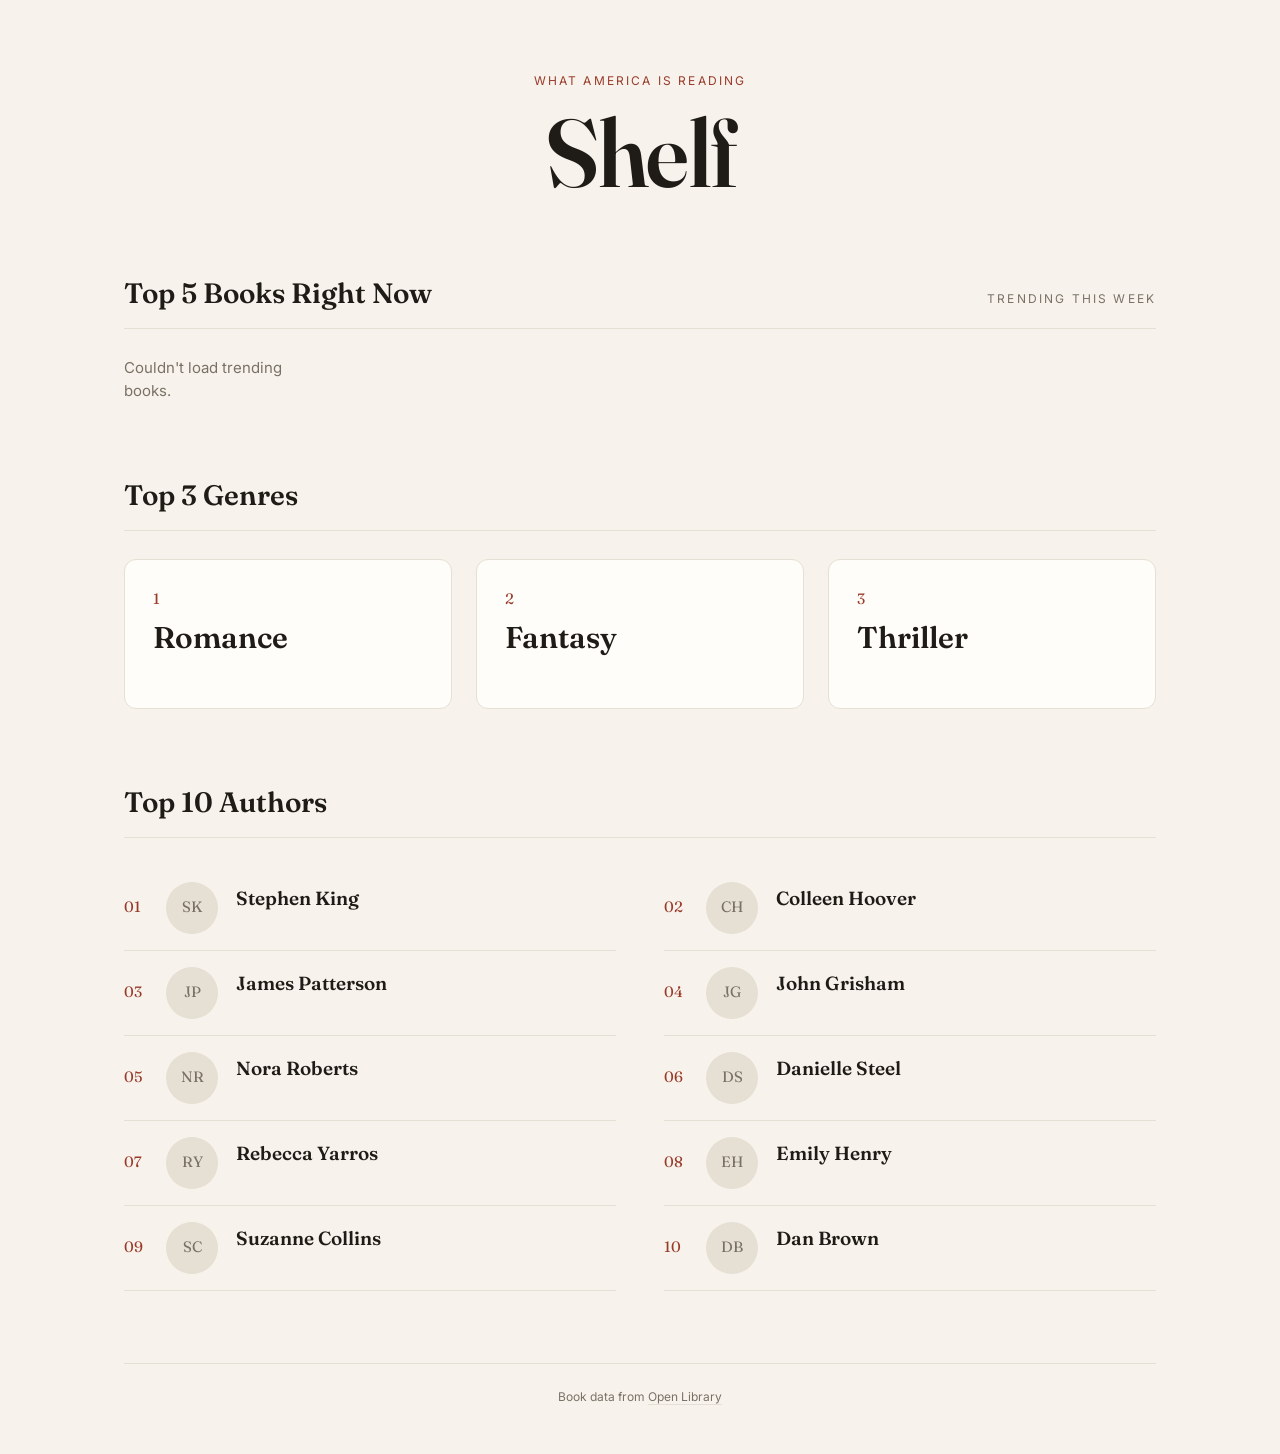
<file: index.html>
<!doctype html>
<html lang="en">
<head>
  <meta charset="utf-8">
  <meta name="viewport" content="width=device-width, initial-scale=1">
  <title>Shelf</title>
  <link rel="preconnect" href="https://fonts.googleapis.com">
  <link rel="preconnect" href="https://fonts.gstatic.com" crossorigin>
  <link href="https://fonts.googleapis.com/css2?family=Fraunces:opsz,wght@9..144,400;9..144,600&family=Inter:wght@400;500;600&display=swap" rel="stylesheet">
  <link rel="stylesheet" href="style.css">
</head>
<body>
  <main class="page">
    <header class="masthead">
      <p class="eyebrow">What America is reading</p>
      <h1>Shelf</h1>
    </header>

    <section>
      <div class="section-head">
        <h2>Top 5 Books Right Now</h2>
        <p class="note">Trending this week</p>
      </div>
      <ol id="books" class="books"></ol>
    </section>

    <section>
      <div class="section-head">
        <h2>Top 3 Genres</h2>
      </div>
      <div id="genres" class="genres"></div>
    </section>

    <section>
      <div class="section-head">
        <h2>Top 10 Authors</h2>
      </div>
      <ol id="authors" class="authors"></ol>
    </section>

    <footer class="credit">Book data from <a href="https://openlibrary.org/developers/api" target="_blank" rel="noopener">Open Library</a></footer>
  </main>

  <script src="app.js"></script>
</body>
</html>
</file>
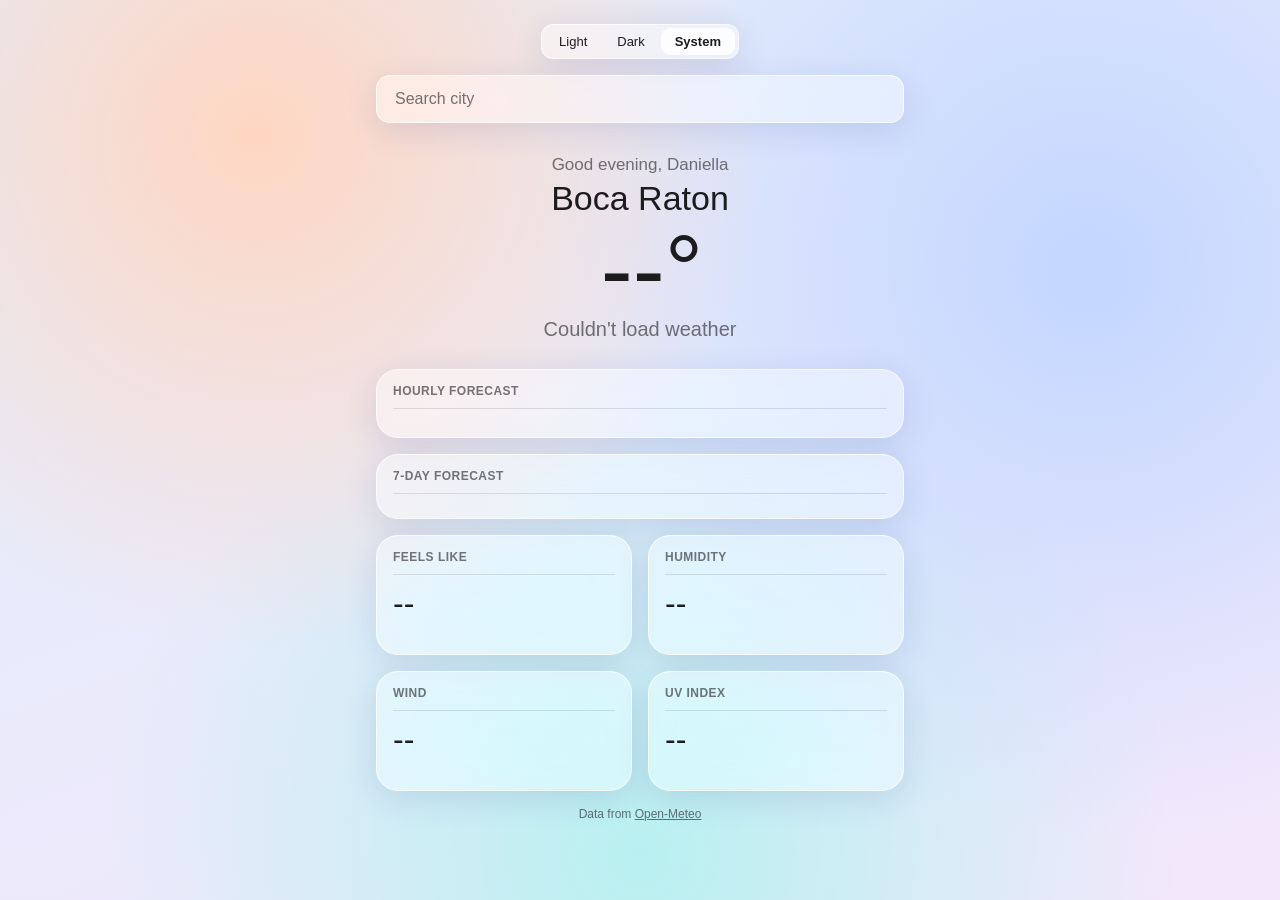
<file: weather/index.html>
<!doctype html>
<html lang="en">
<head>
  <meta charset="utf-8">
  <meta name="viewport" content="width=device-width, initial-scale=1">
  <title>Weather</title>
  <script>
    // Apply saved theme before paint to avoid a flash
    try { const t = localStorage.getItem("theme"); if (t === "light" || t === "dark") document.documentElement.dataset.theme = t; } catch (e) {}
  </script>
  <link rel="stylesheet" href="style.css">
</head>
<body>
  <div class="bg"></div>

  <main class="app">
    <div id="theme" class="glass theme" role="radiogroup" aria-label="Theme">
      <button type="button" data-theme="light" role="radio">Light</button>
      <button type="button" data-theme="dark" role="radio">Dark</button>
      <button type="button" data-theme="system" role="radio">System</button>
    </div>

    <form id="search" class="glass search" autocomplete="off">
      <input id="query" type="text" placeholder="Search city" aria-label="Search city">
      <ul id="results" class="glass results" hidden></ul>
    </form>

    <section class="current">
      <p id="greeting" class="greeting">Hello, Daniella</p>
      <h1 id="place">Boca Raton</h1>
      <div id="temp" class="temp">--°</div>
      <div id="condition" class="condition">Loading…</div>
      <div id="hilo" class="hilo"></div>
    </section>

    <section class="glass card">
      <h2>Hourly Forecast</h2>
      <div id="hourly" class="hourly"></div>
    </section>

    <section class="glass card">
      <h2>7-Day Forecast</h2>
      <div id="daily" class="daily"></div>
    </section>

    <section class="details">
      <div class="glass tile"><h2>Feels Like</h2><div id="feels" class="value">--</div></div>
      <div class="glass tile"><h2>Humidity</h2><div id="humidity" class="value">--</div></div>
      <div class="glass tile"><h2>Wind</h2><div id="wind" class="value">--</div></div>
      <div class="glass tile"><h2>UV Index</h2><div id="uv" class="value">--</div></div>
    </section>

    <p class="credit">Data from <a href="https://open-meteo.com/" target="_blank" rel="noopener">Open-Meteo</a></p>
  </main>

  <script src="app.js"></script>
</body>
</html>
</file>
<file: style.css>
* { box-sizing: border-box; margin: 0; padding: 0; }

:root {
  --bg: #f7f3ec;
  --surface: #fffdf9;
  --text: #1f1b16;
  --muted: #7a7166;
  --line: #e6dfd3;
  --accent: #9a3b2a;
  --shadow: 0 10px 30px rgba(60, 40, 20, 0.12);
}
@media (prefers-color-scheme: dark) {
  :root {
    --bg: #14120f;
    --surface: #1d1a16;
    --text: #f1ebe2;
    --muted: #9c9284;
    --line: #2e2a24;
    --accent: #d98a6c;
    --shadow: 0 10px 30px rgba(0, 0, 0, 0.45);
  }
}

body {
  background: var(--bg);
  color: var(--text);
  font: 15px/1.5 "Inter", system-ui, sans-serif;
  -webkit-font-smoothing: antialiased;
}

a { color: inherit; text-decoration: none; }

.page {
  max-width: 1080px;
  margin: 0 auto;
  padding: 72px 24px 48px;
}

h1, h2, h3 { font-family: "Fraunces", Georgia, serif; font-weight: 600; }

.masthead { text-align: center; margin-bottom: 72px; }
.masthead h1 { font-size: clamp(56px, 10vw, 96px); letter-spacing: -0.02em; line-height: 1; }
.eyebrow, .note {
  text-transform: uppercase;
  letter-spacing: 0.18em;
  font-size: 12px;
  color: var(--muted);
}
.eyebrow { margin-bottom: 14px; color: var(--accent); }

section { margin-bottom: 72px; }

.section-head {
  display: flex;
  justify-content: space-between;
  align-items: baseline;
  border-bottom: 1px solid var(--line);
  padding-bottom: 14px;
  margin-bottom: 28px;
}
.section-head h2 { font-size: 28px; }

.rank {
  font-family: "Fraunces", Georgia, serif;
  color: var(--accent);
  font-size: 15px;
}

/* Books */
.books {
  list-style: none;
  display: grid;
  grid-template-columns: repeat(5, 1fr);
  gap: 24px;
}
.cover {
  aspect-ratio: 2 / 3;
  border-radius: 4px;
  overflow: hidden;
  background: var(--line);
  box-shadow: var(--shadow);
  margin-bottom: 14px;
  transition: transform 0.3s ease;
}
.book a:hover .cover { transform: translateY(-4px); }
.cover img, .mini img { width: 100%; height: 100%; object-fit: cover; display: block; }
.placeholder {
  display: flex;
  align-items: center;
  justify-content: center;
  height: 100%;
  padding: 10px;
  text-align: center;
  font-family: "Fraunces", Georgia, serif;
  font-size: 13px;
  color: var(--muted);
}
.book h3 { font-size: 17px; line-height: 1.25; margin: 4px 0; }
.book p { color: var(--muted); font-size: 13px; }

/* Genres */
.genres {
  display: grid;
  grid-template-columns: repeat(3, 1fr);
  gap: 24px;
}
.genre {
  background: var(--surface);
  border: 1px solid var(--line);
  border-radius: 12px;
  padding: 28px;
}
.genre h3 { font-size: 30px; margin-top: 4px; }
.count { color: var(--muted); font-size: 13px; margin-bottom: 20px; }
.mini { display: grid; grid-template-columns: repeat(3, 1fr); gap: 10px; }
.mini a {
  aspect-ratio: 2 / 3;
  border-radius: 3px;
  overflow: hidden;
  background: var(--line);
}
.mini .placeholder { font-size: 10px; }

/* Authors */
.authors {
  list-style: none;
  display: grid;
  grid-template-columns: repeat(2, 1fr);
  column-gap: 48px;
}
.author {
  display: flex;
  align-items: center;
  gap: 18px;
  padding: 16px 0;
  border-bottom: 1px solid var(--line);
}
.author .rank { width: 24px; }
.photo {
  width: 52px;
  height: 52px;
  flex-shrink: 0;
  border-radius: 50%;
  overflow: hidden;
  background: var(--line);
  display: flex;
  align-items: center;
  justify-content: center;
  font-family: "Fraunces", Georgia, serif;
  color: var(--muted);
}
.photo img { width: 100%; height: 100%; object-fit: cover; }
.author h3 { font-size: 19px; }
.meta { color: var(--muted); font-size: 13px; }

.error { color: var(--muted); }

.credit {
  text-align: center;
  color: var(--muted);
  font-size: 12px;
  padding-top: 24px;
  border-top: 1px solid var(--line);
}
.credit a { border-bottom: 1px solid var(--line); }

@media (max-width: 860px) {
  .books { grid-template-columns: repeat(3, 1fr); }
  .genres { grid-template-columns: 1fr; }
  .authors { grid-template-columns: 1fr; }
}
@media (max-width: 520px) {
  .page { padding: 48px 16px 32px; }
  .books { grid-template-columns: repeat(2, 1fr); gap: 16px; }
}
</file>
<file: weather/style.css>
* { box-sizing: border-box; margin: 0; padding: 0; }

/* Light theme (default) */
:root {
  --text: #1c1c1e;
  --muted: rgba(28, 28, 30, 0.6);
  --glass: rgba(255, 255, 255, 0.45);
  --glass-border: rgba(255, 255, 255, 0.7);
  --divider: rgba(28, 28, 30, 0.12);
  --hover: rgba(255, 255, 255, 0.5);
  --menu: rgba(255, 255, 255, 0.75);
  --track: rgba(28, 28, 30, 0.12);
  --active: rgba(255, 255, 255, 0.85);
  --shadow: 0 8px 32px rgba(31, 38, 135, 0.12);
  --page: #cfe3f7;
  --bg:
    radial-gradient(circle at 20% 15%, #ffd6c2 0%, transparent 40%),
    radial-gradient(circle at 85% 30%, #c3d6ff 0%, transparent 45%),
    radial-gradient(circle at 50% 95%, #b8f0f0 0%, transparent 50%),
    linear-gradient(160deg, #e0eefc, #f3e7fb);
}

/* Dark theme: when chosen, or when "System" and the OS is dark */
:root[data-theme="dark"] {
  --text: #fff;
  --muted: rgba(255, 255, 255, 0.65);
  --glass: rgba(255, 255, 255, 0.08);
  --glass-border: rgba(255, 255, 255, 0.16);
  --divider: rgba(255, 255, 255, 0.15);
  --hover: rgba(255, 255, 255, 0.12);
  --menu: rgba(30, 36, 60, 0.75);
  --track: rgba(255, 255, 255, 0.18);
  --active: rgba(255, 255, 255, 0.2);
  --shadow: 0 8px 32px rgba(0, 0, 0, 0.35);
  --page: #0f2027;
  --bg:
    radial-gradient(circle at 25% 20%, #3a2e6e 0%, transparent 45%),
    radial-gradient(circle at 80% 70%, #1b4f72 0%, transparent 50%),
    linear-gradient(160deg, #0f2027, #203a43, #2c5364);
}
@media (prefers-color-scheme: dark) {
  :root:not([data-theme="light"]) {
    --text: #fff;
    --muted: rgba(255, 255, 255, 0.65);
    --glass: rgba(255, 255, 255, 0.08);
    --glass-border: rgba(255, 255, 255, 0.16);
    --divider: rgba(255, 255, 255, 0.15);
    --hover: rgba(255, 255, 255, 0.12);
    --menu: rgba(30, 36, 60, 0.75);
    --track: rgba(255, 255, 255, 0.18);
    --active: rgba(255, 255, 255, 0.2);
    --shadow: 0 8px 32px rgba(0, 0, 0, 0.35);
    --page: #0f2027;
    --bg:
      radial-gradient(circle at 25% 20%, #3a2e6e 0%, transparent 45%),
      radial-gradient(circle at 80% 70%, #1b4f72 0%, transparent 50%),
      linear-gradient(160deg, #0f2027, #203a43, #2c5364);
  }
}

body {
  font-family: -apple-system, BlinkMacSystemFont, "SF Pro Display", "Helvetica Neue", Arial, sans-serif;
  color: var(--text);
  min-height: 100vh;
  background: var(--page);
}

.bg {
  position: fixed;
  inset: 0;
  z-index: -1;
  background: var(--bg);
}

.app {
  max-width: 560px;
  margin: 0 auto;
  padding: 24px 16px 40px;
  display: flex;
  flex-direction: column;
  gap: 16px;
}

.glass {
  background: var(--glass);
  border: 1px solid var(--glass-border);
  border-radius: 22px;
  backdrop-filter: blur(24px) saturate(160%);
  -webkit-backdrop-filter: blur(24px) saturate(160%);
  box-shadow: var(--shadow);
}

.theme { display: flex; align-self: center; padding: 3px; border-radius: 12px; gap: 2px; }
.theme button {
  font: inherit;
  font-size: 13px;
  color: var(--text);
  background: transparent;
  border: none;
  border-radius: 9px;
  padding: 6px 14px;
  cursor: pointer;
}
.theme button[aria-checked="true"] { background: var(--active); font-weight: 600; }

.search { position: relative; padding: 4px; border-radius: 14px; }
.search input {
  width: 100%;
  padding: 10px 14px;
  font-size: 16px;
  color: var(--text);
  background: transparent;
  border: none;
  outline: none;
}
.search input::placeholder { color: var(--muted); }

.results {
  position: absolute;
  top: calc(100% + 6px);
  left: 0;
  right: 0;
  list-style: none;
  border-radius: 14px;
  overflow: hidden;
  z-index: 10;
  background: var(--menu);
}
.results li { padding: 12px 16px; cursor: pointer; }
.results li:hover { background: var(--hover); }
.results small { color: var(--muted); }

.current { text-align: center; padding: 16px 0 8px; }
.greeting { font-size: 17px; color: var(--muted); margin-bottom: 4px; }
.current h1 { font-size: 34px; font-weight: 400; }
.temp { font-size: 96px; font-weight: 200; line-height: 1; margin: 4px 0 0 24px; }
.condition { font-size: 20px; color: var(--muted); }
.hilo { font-size: 18px; margin-top: 4px; }

.card { padding: 14px 16px; }
h2 {
  font-size: 12px;
  font-weight: 600;
  text-transform: uppercase;
  letter-spacing: 0.04em;
  color: var(--muted);
  padding-bottom: 10px;
  margin-bottom: 10px;
  border-bottom: 1px solid var(--divider);
}

.hourly { display: flex; gap: 22px; overflow-x: auto; padding-bottom: 4px; scrollbar-width: none; }
.hourly::-webkit-scrollbar { display: none; }
.hour { display: flex; flex-direction: column; align-items: center; gap: 8px; min-width: 40px; font-size: 15px; }
.hour .icon { font-size: 24px; }

.day { display: grid; grid-template-columns: 56px 32px 1fr; align-items: center; gap: 10px; padding: 10px 0; font-size: 17px; }
.day + .day { border-top: 1px solid var(--divider); }
.day .icon { font-size: 22px; text-align: center; }
.range { display: flex; align-items: center; gap: 10px; }
.range .lo { color: var(--muted); width: 36px; text-align: right; }
.range .hi { width: 36px; }
.bar { flex: 1; height: 5px; border-radius: 3px; background: var(--track); position: relative; }
.bar span { position: absolute; top: 0; bottom: 0; border-radius: 3px; background: linear-gradient(90deg, #5ac8fa, #ffcc00, #ff9500); }

.details { display: grid; grid-template-columns: 1fr 1fr; gap: 16px; }
.tile { padding: 14px 16px; min-height: 120px; }
.tile .value { font-size: 32px; font-weight: 400; }

.credit { text-align: center; font-size: 12px; color: var(--muted); }
.credit a { color: inherit; }
</file>
